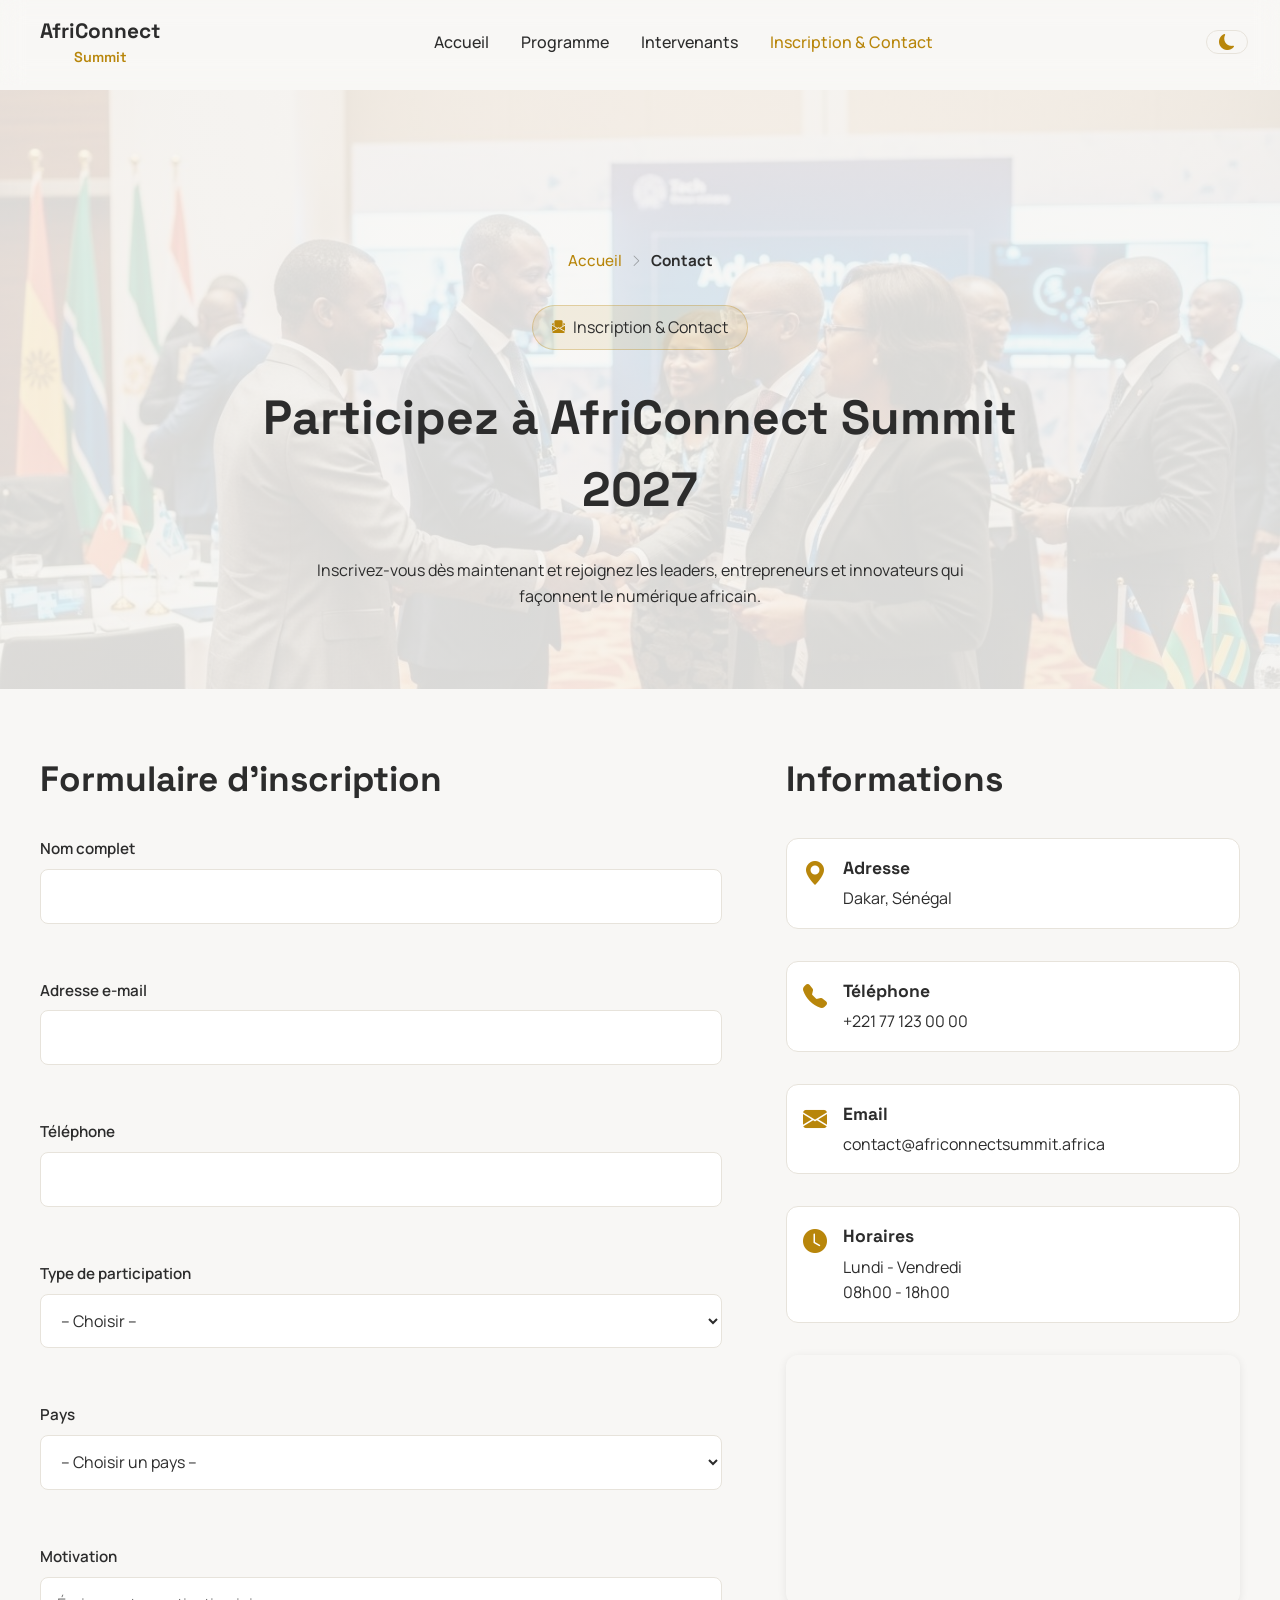
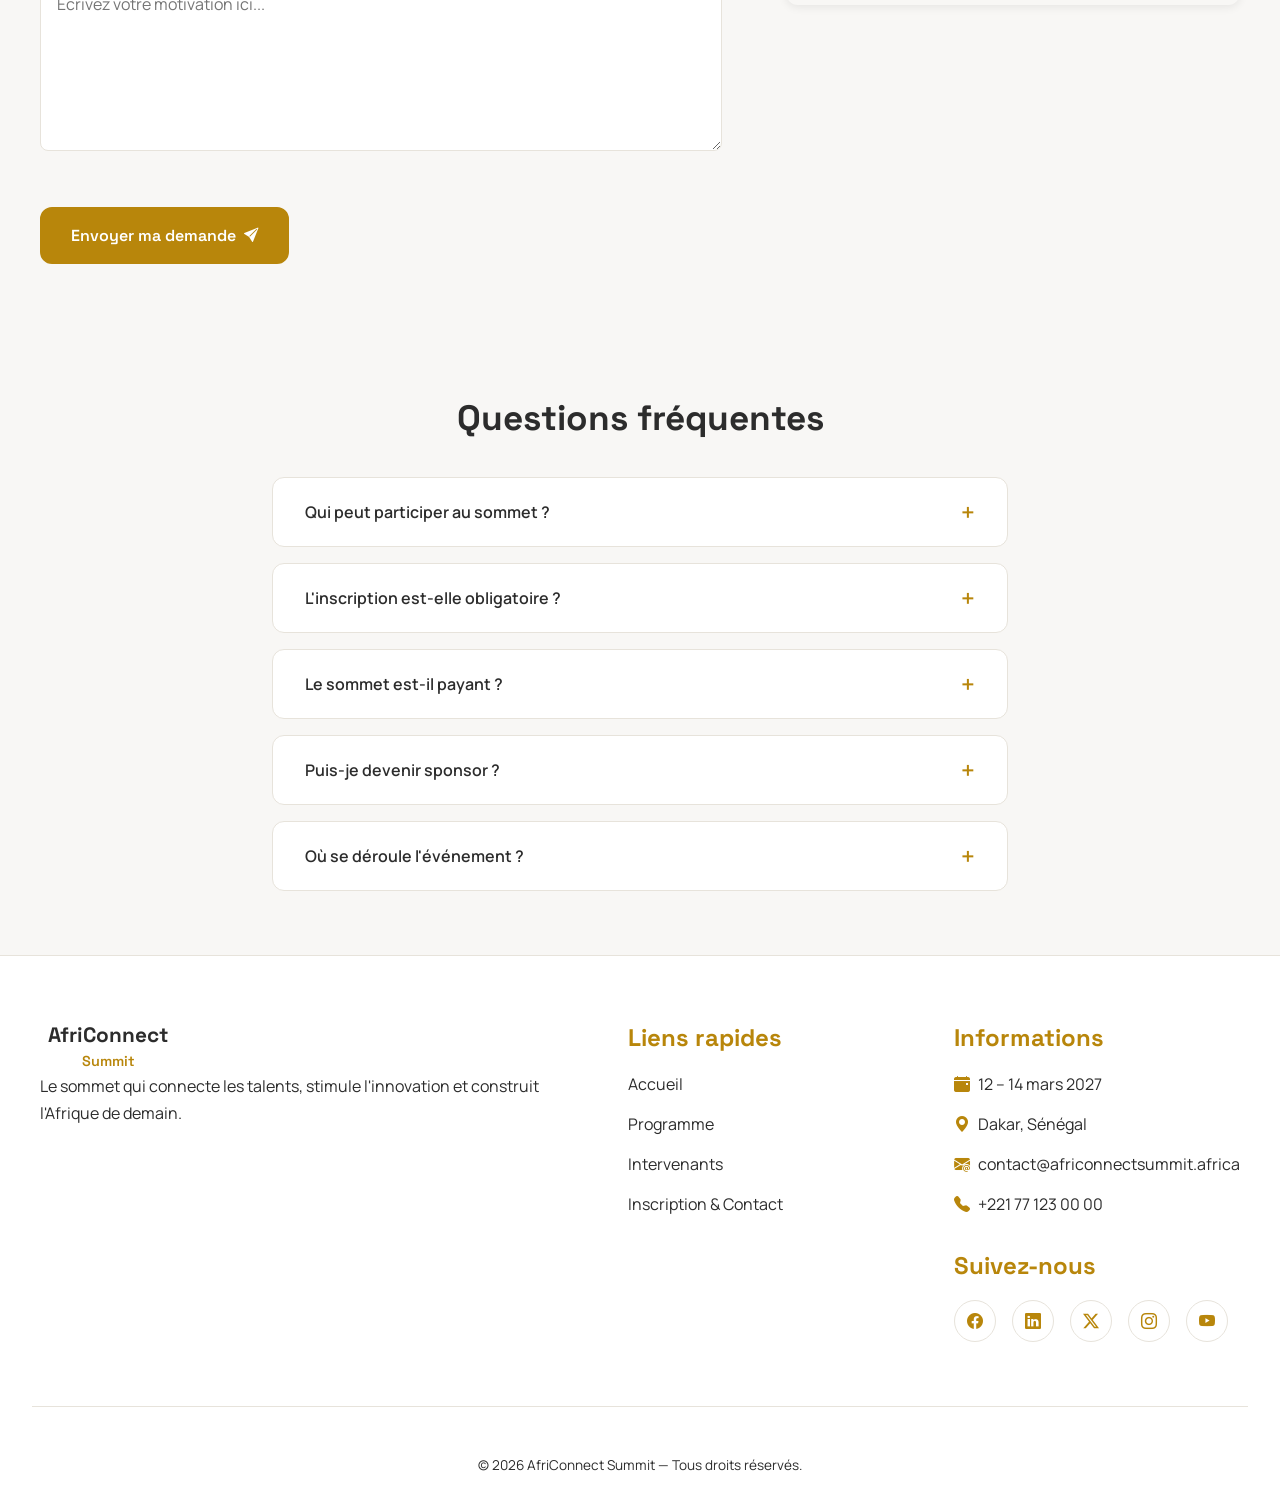
<file: contact.html>
<!DOCTYPE html>
<html lang="fr">

<head>
    <meta charset="UTF-8">
    <meta name="viewport" content="width=device-width, initial-scale=1.0">
    <link rel="preconnect" href="https://fonts.googleapis.com">
    <link rel="preconnect" href="https://fonts.gstatic.com" crossorigin>
    <link
        href="https://fonts.googleapis.com/css2?family=Manrope:wght@200..800&family=Space+Grotesk:wght@300..700&display=swap"
        rel="stylesheet">
    <link rel="stylesheet" href="https://cdn.jsdelivr.net/npm/bootstrap-icons@1.13.1/font/bootstrap-icons.min.css">
    <link rel="stylesheet" type="text/css" href="css/style.css">
    <title>AfriConnectSummit2026 | Contact</title>
</head>

<body>
    <header>
        <nav class="navbar">
            <a href="index.html" class="logo">
                <i class="bi bi-globe-europe-africa-fill" aria-hidden="true"></i>

                <div class="logo-text">
                    <span class="logo-title">AfriConnect</span>
                    <span class="logo-subtitle">Summit</span>
                </div>
            </a>
            <ul class="nav-links">
                <li><a href="index.html">Accueil</a></li>
                <li><a href="programme.html">Programme</a></li>
                <li><a href="intervenants.html">Intervenants</a></li>
                <li><a href="contact.html" aria-current="page">Inscription & Contact</a></li>
            </ul>
            <button class="theme-toggle" aria-label="Changer le theme">
                <i class="bi bi-moon-fill"></i>
            </button>
            <button class="menu-toggle" aria-label="Ouvrir le menu">
                <i class="bi bi-list"></i>
            </button>

        </nav>
    </header>
    <main>

        <!--  HERO INTERNE  -->

        <section class="page-hero contact-hero">

            <div class="hero-content">

                <nav class="filAriane" aria-label="Fil d'Ariane">

                    <a href="index.html">Accueil</a>

                    <span class="separator">
                        <i class="bi bi-chevron-right"></i>
                    </span>

                    <span aria-current="page">Contact</span>

                </nav>

                <span class="section-badge">
                    <i class="bi bi-envelope-paper-fill"></i>
                    Inscription & Contact
                </span>

                <h1>Participez à AfriConnect Summit 2027</h1>

                <p>
                    Inscrivez-vous dès maintenant et rejoignez les leaders,
                    entrepreneurs et innovateurs qui façonnent le numérique africain.
                </p>

            </div>

        </section>

        <!--  FORMULAIRE D'INSCRIPTION SECTION  -->

        <section class="contact-section">

            <div class="contact-container">

                <!-- ===== FORMULAIRE ===== -->

                <div class="contact-form">

                    <h2>Formulaire d'inscription</h2>

                    <form id="registrationForm" novalidate>

                        <div class="form-group">

                            <label for="nom">Nom complet</label>

                            <input type="text" id="nom" name="nom" required>

                            <small class="error-message" id="error-nom"></small>

                        </div>

                        <div class="form-group">

                            <label for="email">Adresse e-mail</label>

                            <input type="email" id="email" name="email" required>

                            <small class="error-message" id="error-email"></small>

                        </div>

                        <div class="form-group">

                            <label for="phone">Téléphone</label>

                            <input type="tel" id="phone" name="phone" required>

                            <small class="error-message" id="error-phone"></small>

                        </div>

                        <div class="form-group">

                            <label for="participation">
                                Type de participation
                            </label>

                            <select id="participation" name="participation" required>

                                <option value="">
                                    -- Choisir --
                                </option>

                                <option>Participant</option>
                                <option>Intervenant</option>
                                <option>Sponsor</option>
                                <option>Presse</option>

                            </select>

                            <small class="error-message" id="error-participation"></small>

                        </div>

                        <div class="form-group">

                            <label for="country">
                                Pays
                            </label>

                            <select id="country" name="country" required>

                                <option value="">-- Choisir un pays --</option>

                                <option>Sénégal</option>
                                <option>Mali</option>
                                <option>Guinée</option>
                                <option>Gambie</option>
                                <option>Burkina Faso</option>
                                <option>Côte d'Ivoire</option>
                                <option>Ghana</option>
                                <option>Togo</option>
                                <option>Bénin</option>
                                <option>Nigeria</option>
                                <option>Cameroun</option>
                                <option>Maroc</option>
                                <option>Tunisie</option>
                                <option>Égypte</option>
                                <option>Kenya</option>

                            </select>

                            <small class="error-message" id="error-country"></small>

                        </div>

                        <div class="form-group">

                            <label for="message">

                                Motivation

                            </label>

                            <textarea id="message" name="message" rows="6" required placeholder="Écrivez votre motivation ici..."></textarea>

                            <small class="error-message" id="error-message"></small>

                        </div>

                        <button type="submit" class="btn btn-primary">

                            Envoyer ma demande

                            <i class="bi bi-send-fill"></i>

                        </button>

                        <div class="success-message" id="successMessage">

                        </div>

                    </form>

                </div>

                <!--  INFORMATIONS  -->

                <div class="contact-info">

                    <h2>Informations</h2>

                    <div class="info-card">

                        <i class="bi bi-geo-alt-fill"></i>

                        <div>

                            <h3>Adresse</h3>

                            <p>Dakar, Sénégal</p>

                        </div>

                    </div>

                    <div class="info-card">

                        <i class="bi bi-telephone-fill"></i>

                        <div>

                            <h3>Téléphone</h3>

                            <p>+221 77 123 00 00</p>

                        </div>

                    </div>

                    <div class="info-card">

                        <i class="bi bi-envelope-fill"></i>

                        <div>

                            <h3>Email</h3>

                            <p>contact@africonnectsummit.africa</p>

                        </div>

                    </div>

                    <div class="info-card">

                        <i class="bi bi-clock-fill"></i>

                        <div>

                            <h3>Horaires</h3>

                            <p>Lundi - Vendredi<br>08h00 - 18h00</p>

                        </div>

                    </div>
                    <div class="map">
                        <iframe src="https://www.google.com/maps?q=Dakar,+Senegal&output=embed" loading="lazy"
                            allowfullscreen referrerpolicy="no-referrer-when-downgrade"
                            title="Localisation d'AfriConnect Summit à Dakar, Sénégal">
                        </iframe>
                    </div>
                </div>

            </div>

            </div>

        </section>


        <!-- FAQ SECTION -->

        <section class="faq">

            <h2>Questions fréquentes</h2>

            <div class="faq-container">

                <div class="faq-item">

                    <input type="checkbox" id="faq1">

                    <label for="faq1">

                        Qui peut participer au sommet ?

                    </label>

                    <div class="faq-content">

                        <p>
                            Toute personne intéressée par la technologie,
                            l'innovation ou l'entrepreneuriat.
                        </p>

                    </div>

                </div>

                <div class="faq-item">

                    <input type="checkbox" id="faq2">

                    <label for="faq2">

                        L'inscription est-elle obligatoire ?

                    </label>

                    <div class="faq-content">

                        <p>

                            Oui, une inscription est nécessaire afin
                            d'obtenir votre badge d'accès.

                        </p>

                    </div>

                </div>

                <div class="faq-item">

                    <input type="checkbox" id="faq3">

                    <label for="faq3">

                        Le sommet est-il payant ?

                    </label>

                    <div class="faq-content">

                        <p>

                            Certaines activités sont gratuites,
                            d'autres nécessitent un billet.

                        </p>

                    </div>

                </div>

                <div class="faq-item">

                    <input type="checkbox" id="faq4">

                    <label for="faq4">

                        Puis-je devenir sponsor ?

                    </label>

                    <div class="faq-content">

                        <p>

                            Oui, contactez notre équipe via ce formulaire.

                        </p>

                    </div>

                </div>

                <div class="faq-item">

                    <input type="checkbox" id="faq5">

                    <label for="faq5">

                        Où se déroule l'événement ?

                    </label>

                    <div class="faq-content">

                        <p>

                            Le sommet se tiendra à Dakar, au Sénégal.

                        </p>

                    </div>

                </div>

            </div>

        </section>



    </main>
    <!-- FOOTER SECTION -->
    <footer>

        <div class="footer-container">

            <div class="footer-column">
                <div class="logo">
                    <i class="bi bi-globe-europe-africa-fill" aria-hidden="true"></i>
                    <div class="logo-text">
                        <span class="logo-title">AfriConnect</span>
                        <span class="logo-subtitle">Summit</span>
                    </div>
                </div>
                <p>Le sommet qui connecte les talents, stimule l'innovation et construit l'Afrique de demain.</p>
            </div>

            <div class="footer-column">
                <h3>Liens rapides</h3>
                <ul>
                    <li><a href="index.html">Accueil</a></li>
                    <li><a href="programme.html">Programme</a></li>
                    <li><a href="intervenants.html">Intervenants</a></li>
                    <li><a href="contact.html">Inscription & Contact</a></li>
                </ul>
            </div>

            <div class="footer-column">
                <div class="infos">
                    <h3>Informations</h3>
                    <ul>
                        <li>
                            <i class="bi bi-calendar-event-fill"></i>
                            <time datetime="2027-03-12">12 – 14 mars 2027</time>
                        </li>
                        <li>
                            <i class="bi bi-geo-alt-fill"></i>
                            Dakar, Sénégal
                        </li>
                        <li>
                            <i class="bi bi-envelope-at-fill"></i>
                            contact@africonnectsummit.africa
                        </li>
                        <li>
                            <i class="bi bi-telephone-fill"></i>
                            +221 77 123 00 00
                        </li>
                    </ul>

                </div>
                <div class="following">
                    <h3>Suivez-nous</h3>
                    <div class="social-links">
                        <ul>
                            <li>
                                <a href="#" aria-label="Facebook">
                                    <i class="bi bi-facebook"></i>
                                </a>

                            </li>
                            <li>
                                <a href="#" aria-label="Linkedin">
                                    <i class="bi bi-linkedin"></i>
                                </a>

                            </li>
                            <li>
                                <a href="#" aria-label="X">
                                    <i class="bi bi-twitter-x"></i>
                                </a>

                            </li>
                            <li>
                                <a href="#" aria-label="Instagram">
                                    <i class="bi bi-instagram"></i>
                                </a>

                            </li>
                            <li>
                                <a href="#" aria-label="Youtube">
                                    <i class="bi bi-youtube"></i>
                                </a>

                            </li>
                        </ul>
                    </div>
                </div>

            </div>


        </div>

        <hr>
        <div class="footer-bottom">

            &copy; <span id="annee"></span> AfriConnect Summit — Tous droits réservés.

        </div>
        <button id="backToTop" aria-label="Retourner en haut de la page">
            <i class="bi bi-arrow-up"></i>
        </button>

    </footer>

    <script src="js/main.js"></script>
</body>

</html>
</file>
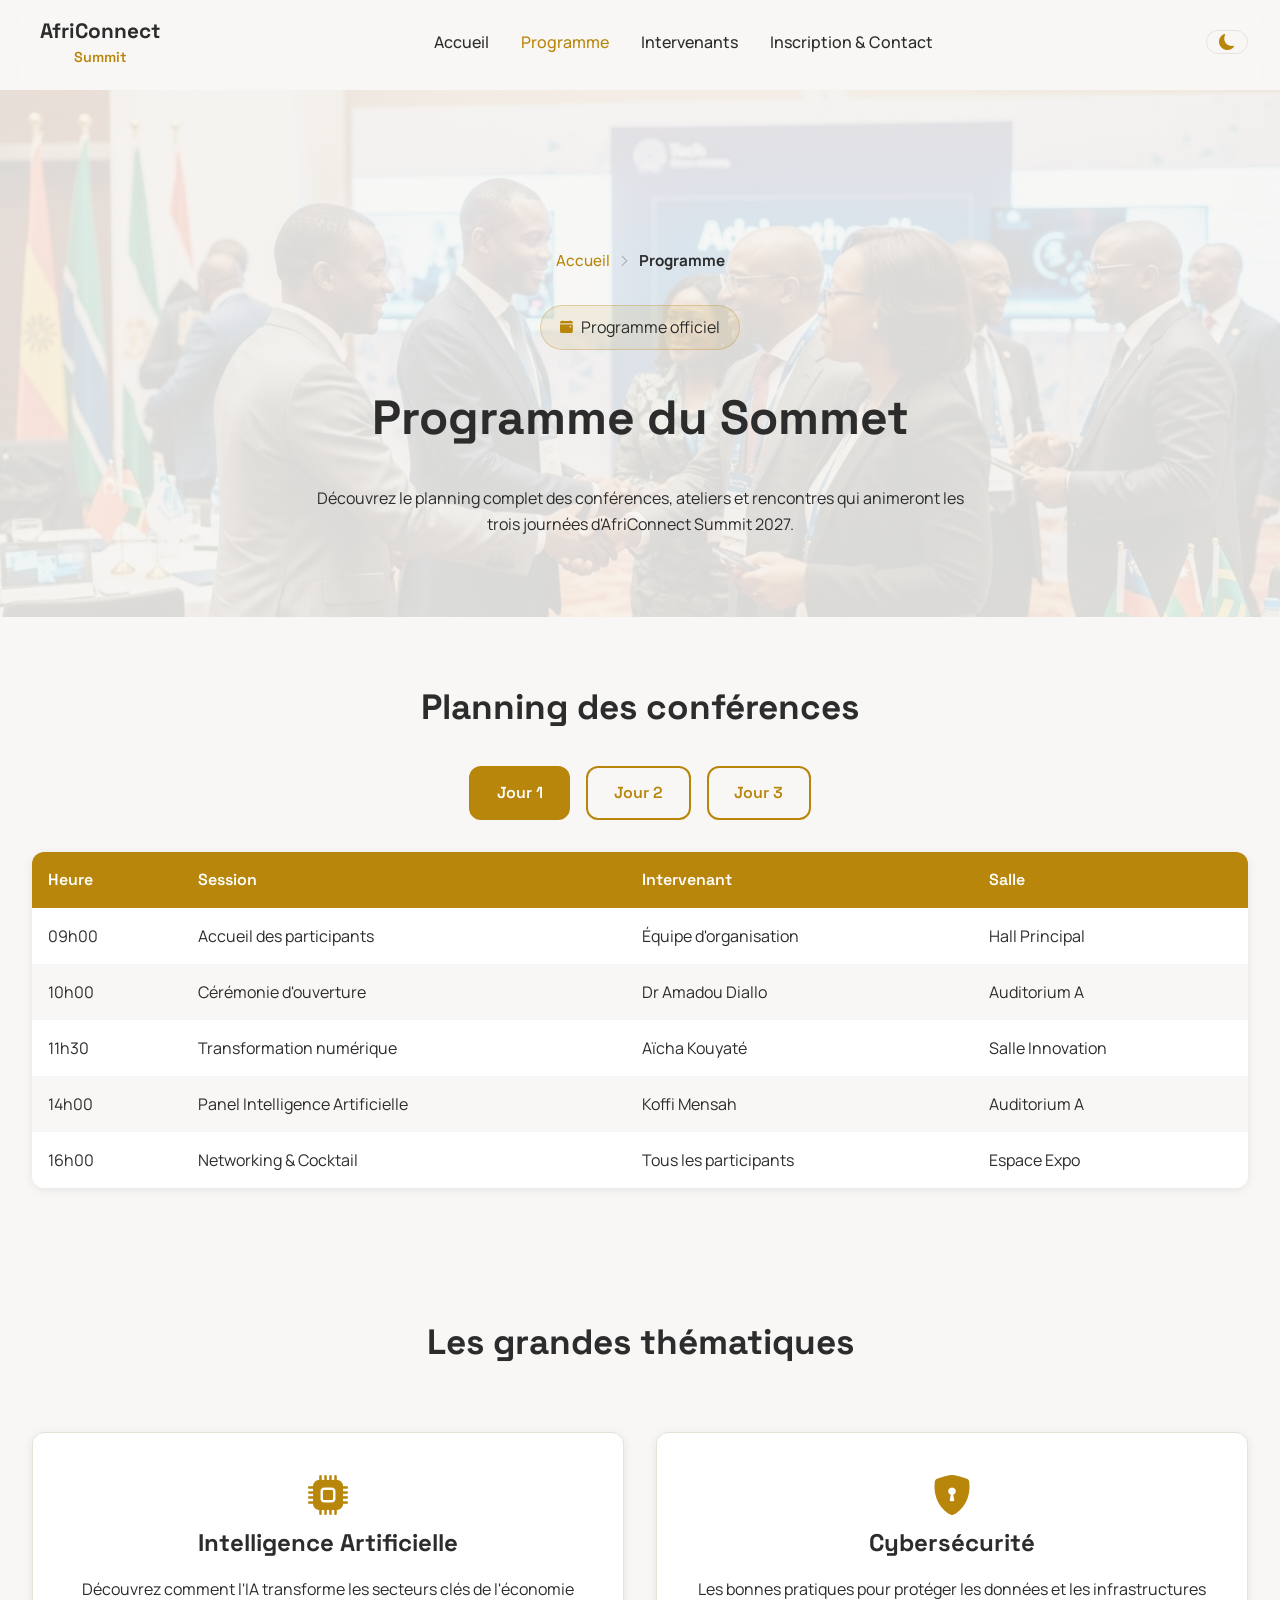
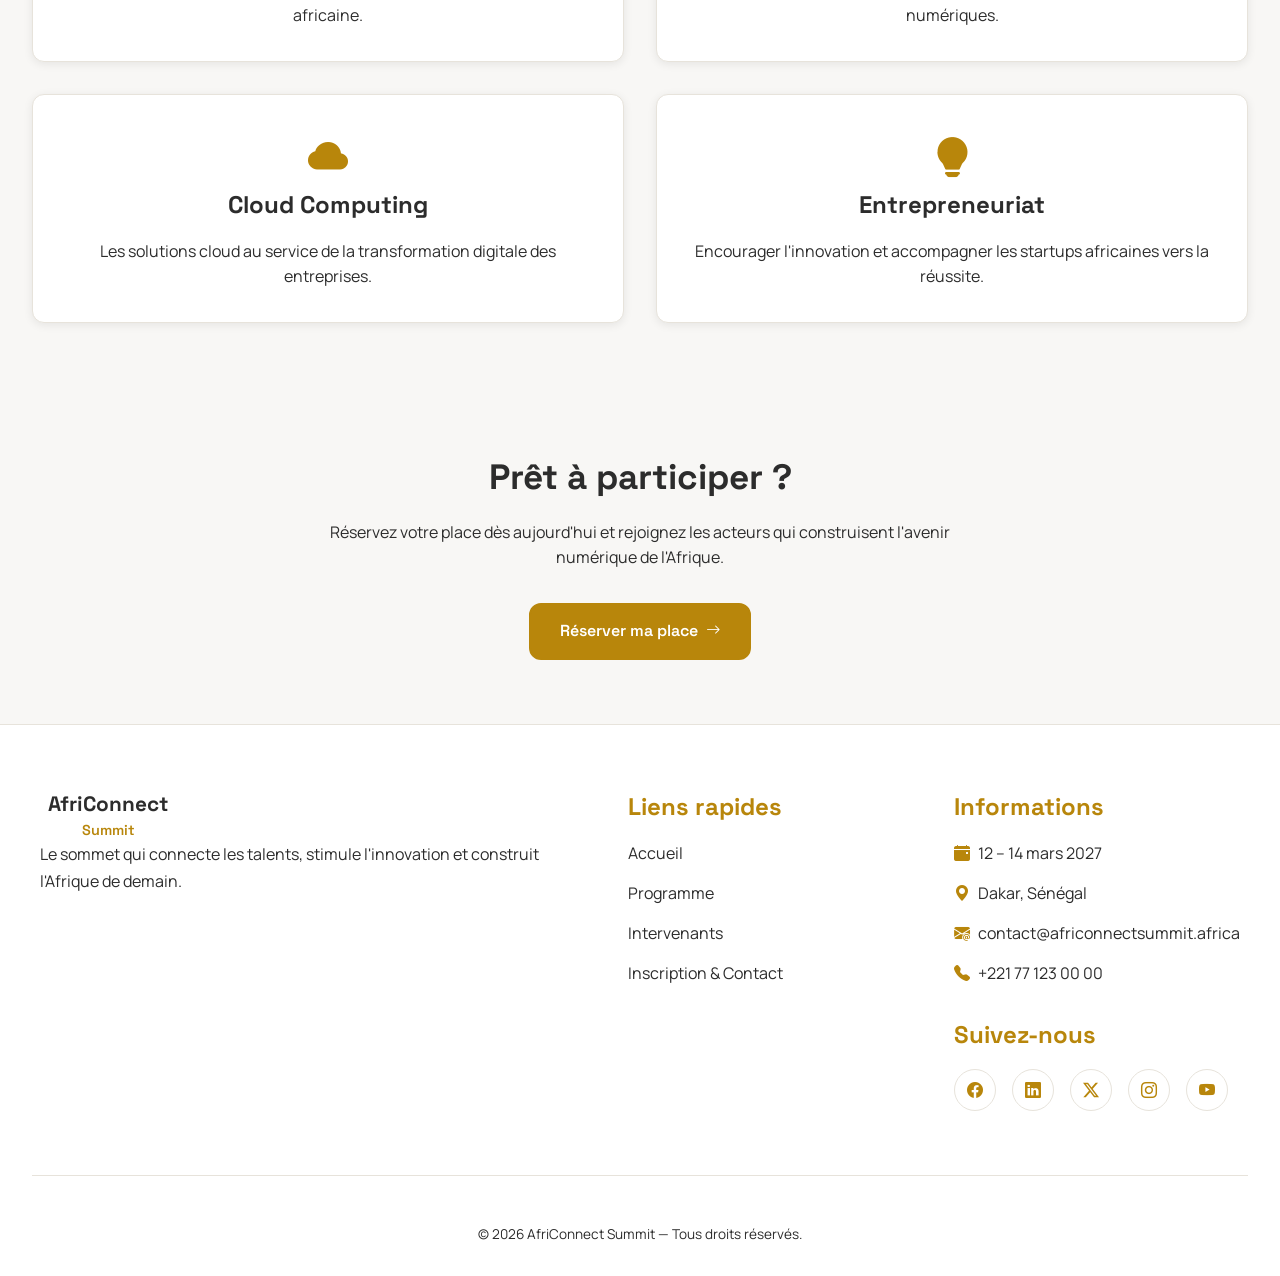
<file: programme.html>
<!DOCTYPE html>
<html lang="fr">

<head>
    <meta charset="UTF-8">
    <meta name="viewport" content="width=device-width, initial-scale=1.0">
    <link rel="preconnect" href="https://fonts.googleapis.com">
    <link rel="preconnect" href="https://fonts.gstatic.com" crossorigin>
    <link
        href="https://fonts.googleapis.com/css2?family=Manrope:wght@200..800&family=Space+Grotesk:wght@300..700&display=swap"
        rel="stylesheet">
    <link rel="stylesheet" href="https://cdn.jsdelivr.net/npm/bootstrap-icons@1.13.1/font/bootstrap-icons.min.css">
    <link rel="stylesheet" type="text/css" href="css/style.css">
    <title>AfriConnectSummit2026 | Programme</title>
</head>

<body>
    <header>
        <nav class="navbar">
            <a href="index.html" class="logo">
                <i class="bi bi-globe-europe-africa-fill " aria-hidden="true"></i>

                <div class="logo-text">
                    <span class="logo-title">AfriConnect</span>
                    <span class="logo-subtitle">Summit</span>
                </div>
            </a>
            <ul class="nav-links">
                <li><a href="index.html">Accueil</a></li>
                <li><a href="programme.html" aria-current="page">Programme</a></li>
                <li><a href="intervenants.html">Intervenants</a></li>
                <li><a href="contact.html">Inscription & Contact</a></li>
            </ul>
            <button class="theme-toggle" aria-label="Changer le theme">
                <i class="bi bi-moon-fill"></i>
            </button>
            <button class="menu-toggle" aria-label="Ouvrir le menu">
                <i class="bi bi-list"></i>
            </button>

        </nav>
    </header>
    <main>


        <!-- HERO INTERNE SECTION -->

        <section class="page-hero programme-hero">

            <div class="hero-content">

                <!-- Fil d'Ariane -->

                <nav class="filAriane" aria-label="Fil d'Ariane">
                    <a href="index.html">Accueil</a>

                    <span class="separator">
                        <i class="bi bi-chevron-right"></i>
                    </span>

                    <span aria-current="page">Programme</span>
                </nav>

                <span class="section-badge">
                    <i class="bi bi-calendar-event-fill"></i>
                    Programme officiel
                </span>

                <h1>Programme du Sommet</h1>

                <p>
                    Découvrez le planning complet des conférences, ateliers et
                    rencontres qui animeront les trois journées d'AfriConnect
                    Summit 2027.
                </p>

            </div>

        </section>

        <!--  PROGRAMME  -->

        <section class="programme">

            <h2>Planning des conférences</h2>

            <!-- Onglets -->

            <div class="programme-tabs">

                <button class="tab-button active" data-tab="jour1">
                    Jour 1
                </button>

                <button class="tab-button" data-tab="jour2">
                    Jour 2
                </button>

                <button class="tab-button" data-tab="jour3">
                    Jour 3
                </button>

            </div>

            <!--  JOUR 1  -->

            <div class="tab-content active" id="jour1">

                <table class="programme-table">

                    <thead>

                        <tr>
                            <th>Heure</th>
                            <th>Session</th>
                            <th>Intervenant</th>
                            <th>Salle</th>
                        </tr>

                    </thead>

                    <tbody>

                        <tr>
                            <td>09h00</td>
                            <td>Accueil des participants</td>
                            <td>Équipe d'organisation</td>
                            <td>Hall Principal</td>
                        </tr>

                        <tr>
                            <td>10h00</td>
                            <td>Cérémonie d'ouverture</td>
                            <td>Dr Amadou Diallo</td>
                            <td>Auditorium A</td>
                        </tr>

                        <tr>
                            <td>11h30</td>
                            <td>Transformation numérique</td>
                            <td>Aïcha Kouyaté</td>
                            <td>Salle Innovation</td>
                        </tr>

                        <tr>
                            <td>14h00</td>
                            <td>Panel Intelligence Artificielle</td>
                            <td>Koffi Mensah</td>
                            <td>Auditorium A</td>
                        </tr>

                        <tr>
                            <td>16h00</td>
                            <td>Networking & Cocktail</td>
                            <td>Tous les participants</td>
                            <td>Espace Expo</td>
                        </tr>

                    </tbody>

                </table>

            </div>

            <!--  JOUR 2  -->

            <div class="tab-content" id="jour2">

                <table class="programme-table">

                    <thead>

                        <tr>
                            <th>Heure</th>
                            <th>Session</th>
                            <th>Intervenant</th>
                            <th>Salle</th>
                        </tr>

                    </thead>

                    <tbody>

                        <tr>
                            <td>09h00</td>
                            <td>Cybersécurité</td>
                            <td>Nadia Eltayeb</td>
                            <td>Salle Sécurité</td>
                        </tr>

                        <tr>
                            <td>10h30</td>
                            <td>Cloud Computing</td>
                            <td>Microsoft</td>
                            <td>Auditorium B</td>
                        </tr>

                        <tr>
                            <td>13h00</td>
                            <td>Développement Web Moderne</td>
                            <td>Google Developers</td>
                            <td>Lab 01</td>
                        </tr>

                        <tr>
                            <td>15h00</td>
                            <td>UX/UI Design</td>
                            <td>Nadia Eltayeb</td>
                            <td>Design Room</td>
                        </tr>

                        <tr>
                            <td>16h30</td>
                            <td>Questions / Réponses</td>
                            <td>Experts invités</td>
                            <td>Auditorium B</td>
                        </tr>

                    </tbody>

                </table>

            </div>

            <!-- JOUR 3  -->

            <div class="tab-content" id="jour3">

                <table class="programme-table">

                    <thead>

                        <tr>
                            <th>Heure</th>
                            <th>Session</th>
                            <th>Intervenant</th>
                            <th>Salle</th>
                        </tr>

                    </thead>

                    <tbody>

                        <tr>
                            <td>09h30</td>
                            <td>Entrepreneuriat Technologique</td>
                            <td>Invité spécial</td>
                            <td>Auditorium A</td>
                        </tr>

                        <tr>
                            <td>11h00</td>
                            <td>Financement des Startups</td>
                            <td>Flutterwave</td>
                            <td>Salle Business</td>
                        </tr>

                        <tr>
                            <td>13h30</td>
                            <td>Innovation Made in Africa</td>
                            <td>Panel d'experts</td>
                            <td>Salle Innovation</td>
                        </tr>

                        <tr>
                            <td>15h00</td>
                            <td>Remise des distinctions</td>
                            <td>Comité d'organisation</td>
                            <td>Grande Salle</td>
                        </tr>

                        <tr>
                            <td>16h30</td>
                            <td>Cérémonie de clôture</td>
                            <td>Président du Sommet</td>
                            <td>Auditorium A</td>
                        </tr>

                    </tbody>

                </table>

            </div>

        </section>

        <!--  THÉMATIQUES  -->

        <section class="themes">

            <h2>Les grandes thématiques</h2>

            <div class="themes-grid">

                <div class="theme-card animate-on-scroll">
                    <i class="bi bi-cpu-fill"></i>

                    <h3>Intelligence Artificielle</h3>

                    <p>
                        Découvrez comment l'IA transforme les secteurs clés de
                        l'économie africaine.
                    </p>

                </div>

                <div class="theme-card animate-on-scroll">

                    <i class="bi bi-shield-lock-fill"></i>

                    <h3>Cybersécurité</h3>

                    <p>
                        Les bonnes pratiques pour protéger les données et les
                        infrastructures numériques.
                    </p>

                </div>

                <div class="theme-card animate-on-scroll">

                    <i class="bi bi-cloud-fill"></i>

                    <h3>Cloud Computing</h3>

                    <p>
                        Les solutions cloud au service de la transformation digitale
                        des entreprises.
                    </p>

                </div>

                <div class="theme-card animate-on-scroll">

                    <i class="bi bi-lightbulb-fill"></i>

                    <h3>Entrepreneuriat</h3>

                    <p>
                        Encourager l'innovation et accompagner les startups africaines
                        vers la réussite.
                    </p>

                </div>

            </div>

        </section>

        <!--  CTA  -->

        <section class="cta">

            <h2>Prêt à participer ?</h2>

            <p>
                Réservez votre place dès aujourd'hui et rejoignez les acteurs qui
                construisent l'avenir numérique de l'Afrique.
            </p>

            <a href="contact.html" class="btn btn-primary">
                Réserver ma place
                <i class="bi bi-arrow-right"></i>
            </a>

        </section>



    </main>
    <!-- FOOTER SECTION -->
    <footer>

        <div class="footer-container">

            <div class="footer-column">
                <div class="logo">
                    <i class="bi bi-globe-europe-africa-fill" aria-hidden="true"></i>
                    <div class="logo-text">
                        <span class="logo-title">AfriConnect</span>
                        <span class="logo-subtitle">Summit</span>
                    </div>
                </div>
                <p>Le sommet qui connecte les talents, stimule l'innovation et construit l'Afrique de demain.</p>
            </div>

            <div class="footer-column">
                <h3>Liens rapides</h3>
                <ul>
                    <li><a href="index.html">Accueil</a></li>
                    <li><a href="programme.html">Programme</a></li>
                    <li><a href="intervenants.html">Intervenants</a></li>
                    <li><a href="contact.html">Inscription & Contact</a></li>
                </ul>
            </div>

            <div class="footer-column">
                <div class="infos">
                    <h3>Informations</h3>
                    <ul>
                        <li>
                            <i class="bi bi-calendar-event-fill"></i>
                            <time datetime="2027-03-12">12 – 14 mars 2027</time>
                        </li>
                        <li>
                            <i class="bi bi-geo-alt-fill"></i>
                            Dakar, Sénégal
                        </li>
                        <li>
                            <i class="bi bi-envelope-at-fill"></i>
                            contact@africonnectsummit.africa
                        </li>
                        <li>
                            <i class="bi bi-telephone-fill"></i>
                            +221 77 123 00 00
                        </li>
                    </ul>

                </div>
                <div class="following">
                    <h3>Suivez-nous</h3>
                    <div class="social-links">
                        <ul>
                            <li>
                                <a href="#" aria-label="Facebook">
                                    <i class="bi bi-facebook"></i>
                                </a>

                            </li>
                            <li>
                                <a href="#" aria-label="Linkedin">
                                    <i class="bi bi-linkedin"></i>
                                </a>

                            </li>
                            <li>
                                <a href="#" aria-label="X">
                                    <i class="bi bi-twitter-x"></i>
                                </a>

                            </li>
                            <li>
                                <a href="#" aria-label="Instagram">
                                    <i class="bi bi-instagram"></i>
                                </a>

                            </li>
                            <li>
                                <a href="#" aria-label="Youtube">
                                    <i class="bi bi-youtube"></i>
                                </a>

                            </li>
                        </ul>
                    </div>
                </div>

            </div>


        </div>

        <hr>
        <div class="footer-bottom">

            &copy; <span id="annee"></span> AfriConnect Summit — Tous droits réservés.

        </div>
        <button id="backToTop" aria-label="Retourner en haut de la page">
            <i class="bi bi-arrow-up"></i>
        </button>

    </footer>
    <script src="js/main.js"></script>

</body>

</html>
</file>
<file: css/style.css>
:root {

    /*  COULEURS  */

    /* Mode clair  */

    --couleur-fond: #F8F7F5;
    --couleur-texte: #2C2C2C;

    --couleur-accent: #B8860B;
    --couleur-secondaire: #8B5E3C;

    --couleur-bordure: #E7E3DB;
    --couleur-carte: #FFFFFF;
    --fond-navbar: rgba(255, 255, 255, 0.8);

    /*  TYPOGRAPHIE  */

    --police-titres: "Space Grotesk", sans-serif;
    --police-texte: "Manrope", sans-serif;

    /*  ESPACEMENTS  */

    --espacement-petit: 0.5rem;
    --espacement-moyen: 1rem;
    --espacement-grand: 2rem;
    --espacement-tres-grand: 4rem;

    /* CONTENEUR  */

    --largeur-conteneur: 1200px;

    /*  ARRONDIS  */

    --rayon-petit: 8px;
    --rayon-bordure: 12px;
    --rayon-grand: 20px;

    /*  OMBRES  */

    --ombre-legere: 0 2px 10px rgba(0, 0, 0, 0.08);
    --ombre-moyenne: 0 8px 25px rgba(0, 0, 0, 0.12);

    /*  TRANSITION  */

    --transition: 0.3s ease;

}

/*  MODE SOMBRE  */

[data-theme="dark"] {

    --couleur-fond: #18181B;
    --couleur-texte: #F5F5F4;

    --couleur-bordure: #34343A;
    --couleur-carte: #242428;
    --fond-navbar: rgba(24, 24, 27, 0.8);

}

/* Reinitialisation */

*,
*::before,
*::after {
    margin: 0;
    padding: 0;
    box-sizing: border-box;
    /* pour que la largeur soit egale a la largeur de l'element */
}

html {
    scroll-behavior: smooth;
    /* pour scroller doucement et de maniere fluide */
}

body {
    min-height: 100vh;
}

img {
    display: block;
    max-width: 100%;
    height: auto;
}

ul {
    list-style: none;
}

a {
    text-decoration: none;
    color: inherit;
}

button,
input,
select,
textarea {
    font: inherit;
    /* meme police, meme taille que leur element parent */
    border: none;
    background: none;
}

table {
    border-collapse: collapse;
    width: 100%;
}

body {
    font-family: var(--police-texte);
    background-color: var(--couleur-fond);
    color: var(--couleur-texte);
    line-height: 1.5;
    transition: background-color var(--transition), color var(--transition);
}

/* TYPOGRAPHIE */

h1,
h2,
h3 {
    font-family: var(--police-titres);
    font-weight: 700;
}

h1 {
    font-size: 3rem;
}

h2 {
    font-size: 2.2rem;
}

h3 {
    font-size: 1.5rem;
}

p {
    font-size: 1rem;
    line-height: 1.6;
}

/* NAVBAR */

/* ==============================
   NAVBAR
============================== */
.navbar {
    position: fixed;
    top: 0;
    left: 0;
    width: 100%;
    display: flex;
    justify-content: space-between;
    align-items: center;
    padding: var(--espacement-moyen) var(--espacement-grand);
    backdrop-filter: blur(12px);
    z-index: 1000;

    background-color: transparent;
    box-shadow: none;
    overflow: visible;

    transition:
        background-color var(--transition),
        box-shadow var(--transition),
        padding var(--transition);
}

.navbar.scrolled {
    background-color: var(--fond-navbar);
    box-shadow: var(--ombre-moyenne);
    padding: 0.8rem var(--espacement-grand);
}

.logo {
    display: flex;
    align-items: center;
    gap: var(--espacement-petit);
}

.logo i {
    font-size: 2rem;
    color: var(--couleur-accent);
}

.logo-text {
    display: flex;
    flex-direction: column;
}

.logo-title {
    font-family: var(--police-titres);
    font-size: 1.3rem;
    font-weight: 700;
    color: var(--couleur-texte);
}

.logo-subtitle {
    font-family: var(--police-titres);
    font-size: 0.9rem;
    font-weight: 600;
    color: var(--couleur-accent);
    text-align: center;
}


.nav-links {
    display: flex;
    align-items: center;
    gap: var(--espacement-grand);
}

.nav-links a {
    color: var(--couleur-texte);
    font-weight: 500;
    transition: var(--transition);


}

.nav-links a[aria-current="page"] {
    color: var(--couleur-accent);
}

.nav-links a:hover {
    color: var(--couleur-accent);
}

.theme-toggle {
    width: 42px;
    height: 24px;
    border: 1px solid var(--couleur-bordure);
    border-radius: 999px;
    display: flex;
    align-items: center;
    justify-content: center;
    cursor: pointer;
    color: var(--couleur-accent);
    transition: var(--transition);
    background-color: var(--couleur-blanc);

}

.menu-toggle {
    width: 40px;
    height: 40px;
    display: none;
    align-items: center;
    justify-content: center;
    cursor: pointer;
    color: var(--couleur-texte);
    font-size: 2.5rem;
}

main {
    padding-top: 90px;
}

/* HERO */
.hero {
    min-height: calc(100vh - 90px);
    display: flex;
    flex-direction: column;
    justify-content: center;
    align-items: center;
    text-align: center;
    gap: var(--espacement-grand);
    padding: var(--espacement-tres-grand);
    position: relative;
    background-image:
        linear-gradient(rgba(248, 247, 245, .88), rgba(248, 247, 245, .88)),
        url("../images/accueil.jpg");
    /* image par défaut, sera écrasée ci-dessous */
    background-size: cover;
    background-position: center;
    background-repeat: no-repeat;

}


/* BADGE */

.section-badge {
    display: inline-flex;
    align-items: center;
    gap: var(--espacement-petit);

    padding: 0.6rem 1.2rem;

    background-color: rgba(184, 134, 11, 0.1);

    border: 1px solid rgba(184, 134, 11, 0.3);

    border-radius: 999px;
}

.section-badge i {
    color: var(--couleur-accent);
    font-size: 0.8rem;
}

.section-badge span {
    font-size: 0.75rem;
    font-weight: 700;

    letter-spacing: 0.08rem;

    text-transform: uppercase;

    color: var(--couleur-accent);
}

.hero h1 {
    max-width: 850px;
    font-size: 4rem;
    line-height: 1.2;
    margin-top: var(--espacement-moyen);
}

.hero p {
    max-width: 700px;
    font-size: 1.2rem;
    color: var(--couleur-texte);
}

.text-stylise {
    color: var(--couleur-accent);
}

/* BOUTONS CTA */
.btn {
    display: inline-flex;
    align-items: center;
    justify-content: center;
    gap: var(--espacement-petit);
    padding: 0.9rem 1.8rem;
    border-radius: var(--rayon-bordure);
    font-family: var(--police-titres);
    font-weight: 600;
    cursor: pointer;
    transition: var(--transition);
    font-size: 1rem;
}

.btn i {
    font-size: 0.9rem;
}

.btn:active {
    transform: scale(0.98);
}

.btn-primary {
    background-color: var(--couleur-accent);
    color: #FFFFFF;
    border: 2px solid var(--couleur-accent);
}

.btn-secondary {
    background-color: transparent;
    color: var(--couleur-accent);
    border: 2px solid var(--couleur-accent);
}

.btn-primary:hover {
    background-color: var(--couleur-secondaire);
    border-color: var(--couleur-secondaire);
    transform: translateY(-3px);
    box-shadow: var(--ombre-moyenne);
}

.btn-secondary:hover {
    background-color: var(--couleur-accent);
    color: #FFFFFF;
    transform: translateY(-3px);
    box-shadow: var(--ombre-moyenne);
}

.cta-buttons {
    display: flex;
    justify-content: center;
    align-items: center;
    gap: var(--espacement-moyen);
    flex-wrap: wrap;
}

/* COMPTE À REBOURS */

.countdown {
    display: flex;
    justify-content: center;
    align-items: center;
    gap: var(--espacement-moyen);
    flex-wrap: wrap;
    margin-top: var(--espacement-grand);
}

.countdown-item {
    min-width: 110px;
    padding: 1.2rem;

    display: flex;
    flex-direction: column;
    align-items: center;
    justify-content: center;

    background-color: var(--couleur-carte);
    border: 1px solid var(--couleur-bordure);
    border-radius: var(--rayon-bordure);

    box-shadow: var(--ombre-legere);
    transition: var(--transition);
}

.countdown-item:hover {
    transform: translateY(-4px);
    box-shadow: var(--ombre-moyenne);
}

.countdown-item span:first-child {
    font-family: var(--police-titres);
    font-size: 2.3rem;
    font-weight: 700;
    color: var(--couleur-texte);
}

.countdown-label {
    margin-top: 0.4rem;
    font-size: 0.75rem;
    font-weight: 600;
    text-transform: uppercase;
    letter-spacing: 0.08rem;
    color: var(--couleur-texte);
}

/* DATE & LIEU  */

.date-lieu {
    display: flex;
    justify-content: center;
    align-items: center;
    gap: var(--espacement-grand);

    margin-top: var(--espacement-grand);

    flex-wrap: wrap;
}

.date-lieu span {
    display: flex;
    align-items: center;
    gap: var(--espacement-petit);

    font-size: 1rem;
    font-weight: 500;

    color: var(--couleur-texte);
}

.date-lieu i {
    color: var(--couleur-accent);
    font-size: 1.1rem;
}

.date-lieu time {
    font-weight: 600;
}

.styletime {
    color: var(--couleur-accent);
}

/* SECTION STATISTIQUES */
.stats {
    padding: var(--espacement-tres-grand) var(--espacement-grand);
    text-align: center;
}

.stats h2 {
    margin-bottom: var(--espacement-tres-grand);
}

.stat-grid {
    display: grid;
    grid-template-columns: repeat(4, 1fr);
    gap: var(--espacement-grand);
}

.stat-card {
    background-color: var(--couleur-carte);
    border: 1px solid var(--couleur-bordure);
    border-radius: var(--rayon-bordure);
    padding: 1.5rem;
    display: flex;
    flex-direction: row;
    align-items: center;
    gap: var(--espacement-moyen);
    box-shadow: var(--ombre-legere);
    transition: var(--transition);
}

.stat-card:hover {
    transform: translateY(-5px);
    box-shadow: var(--ombre-moyenne);
}

.stat-card i {
    font-size: 2.2rem;
    color: var(--couleur-accent);
}

.stat-text {
    display: flex;
    flex-direction: column;
    align-items: flex-start;
}

#stat-participant,
#stat-intervenant,
#stat-jours,
#stat-pays {
    font-family: var(--police-titres);
    font-size: 2.5rem;
    font-weight: 700;
    color: var(--couleur-texte);
}

.plus-symbol {
    font-family: var(--police-titres);
    font-size: 2.5rem;
    font-weight: 700;
    color: var(--couleur-texte);
}

.card-label {
    font-size: 1rem;
    font-weight: 500;
    color: var(--couleur-texte-attenue);
}

/* POURQUOI PARTICIPER */
.why {
    padding: var(--espacement-tres-grand) var(--espacement-grand);
    text-align: center;
}

.why h2 {
    margin-bottom: var(--espacement-tres-grand);
}

.why-grid {
    display: flex;
    justify-content: center;
    gap: var(--espacement-grand);
    flex-wrap: wrap;
}

.why-item {
    flex: 1;
    min-width: 280px;
    display: flex;
    flex-direction: column;
    align-items: center;
    text-align: center;
    padding: 2rem;
    background-color: var(--couleur-carte);
    border: 1px solid var(--couleur-bordure);
    border-radius: var(--rayon-bordure);
    box-shadow: var(--ombre-legere);
    transition: var(--transition);
}

.why-item:hover {
    transform: translateY(-5px);
    box-shadow: var(--ombre-moyenne);
}

.why-item i {
    font-size: 2.5rem;
    color: var(--couleur-accent);
    margin-bottom: var(--espacement-moyen);
}

.why-item h3 {
    margin-bottom: var(--espacement-moyen);
}

.why-item p {
    color: var(--couleur-texte);
}

/* INTERVENANTS VEDETTES */
.speakers {
    padding: var(--espacement-tres-grand) var(--espacement-grand);
    text-align: center;
}

.speakers h2 {
    margin-bottom: var(--espacement-moyen);
}

.speakers>a {
    display: inline-block;
    margin-bottom: var(--espacement-tres-grand);
    color: var(--couleur-accent);
    font-weight: 600;
    transition: var(--transition);
}

.speakers>a:hover {
    color: var(--couleur-secondaire);
}

.speakers-grid {
    display: grid;
    grid-template-columns: repeat(4, 1fr);
    gap: var(--espacement-grand);
}

.speakers-card {
    background-color: var(--couleur-carte);
    border: 1px solid var(--couleur-bordure);
    border-radius: var(--rayon-bordure);
    overflow: hidden;
    box-shadow: var(--ombre-legere);
    transition: var(--transition);
}

.speakers-card:hover {
    transform: translateY(-5px);
    box-shadow: var(--ombre-moyenne);
}

.speakers-card img {
    width: 100%;
    height: 280px;
    object-fit: cover;
}

.speakers-card img.cadrage {
    object-position: top;
}

.speakers-card h3,
.speakers-card p {
    padding: 0 var(--espacement-moyen);
}

.speakers-card h3 {
    margin-top: var(--espacement-moyen);
}

.speakers-card p {
    margin: var(--espacement-petit) 0;
}

.country {
    display: inline-block;
    margin-bottom: var(--espacement-moyen);
    padding: 0 var(--espacement-moyen);
    color: var(--couleur-accent);
    font-weight: 600;
}

/* SPONSORS */
.sponsors {
    padding: var(--espacement-tres-grand) var(--espacement-grand);
    text-align: center;
}

.sponsors h2 {
    margin-bottom: var(--espacement-tres-grand);
}

.sponsors-container {
    display: flex;
    justify-content: center;
    align-items: stretch;
    gap: var(--espacement-grand);
    flex-wrap: wrap;
}

.sponsors-card {
    flex: 1;
    padding: 2rem;
    background-color: var(--couleur-carte);
    border: 1px solid var(--couleur-bordure);
    border-radius: var(--rayon-bordure);
    box-shadow: var(--ombre-legere);
}

.sponsor-or {
    flex: 1.6;
}

.sponsor-argent {
    flex: 1.2;
}

.sponsor-bronze {
    flex: 0, 9;
}

.sponsor-or h3 {
    font-size: 1.8rem;
    color: var(--couleur-accent);
}

.sponsor-argent h3 {
    font-size: 1.5rem;
    color: var(--couleur-texte);
}

.sponsor-bronze h3 {
    font-size: 1.2rem;
    color: var(--couleur-accent);
}

.sponsors-card h3 {
    margin-bottom: var(--espacement-grand);
}

.sponsor-list {
    display: flex;
    flex-direction: column;
    gap: var(--espacement-moyen);
}

.sponsor-item {
    padding: 0.8rem;
    background-color: var(--couleur-fond);
    border: 1px solid var(--couleur-bordure);
    border-radius: var(--rayon-petit);
    font-weight: 600;
    letter-spacing: 0.05rem;
    text-transform: uppercase;
    transition: var(--transition);
}

.sponsor-item:hover {
    background-color: var(--couleur-accent);
    color: #FFFFFF;
}

.sponsor-or .sponsor-item {
    padding: 1.1rem;
    font-size: 1.05rem;
}

.sponsor-argent .sponsor-item {
    padding: 0.8rem;
    font-size: 0.95rem;
}

.sponsor-bronze .sponsor-item {
    padding: 0.6rem;
    font-size: 0.85rem;
}

/* FOOTER */
footer {
    padding: var(--espacement-tres-grand) var(--espacement-grand) var(--espacement-grand);
    background-color: var(--couleur-carte);
    border-top: 1px solid var(--couleur-bordure);
}

.footer-container {
    max-width: var(--largeur-conteneur);
    margin: 0 auto;
    display: grid;
    grid-template-columns: 2fr 1fr 1fr;
    gap: var(--espacement-tres-grand);
}

.footer-column h3 {
    margin-bottom: var(--espacement-moyen);
    color: var(--couleur-accent);
}

.footer-column p {
    line-height: 1.7;
}

/* LIENS RAPIDES */
.footer-column ul {
    display: flex;
    flex-direction: column;
    gap: var(--espacement-moyen);
}

.footer-column a {
    transition: var(--transition);
}

.footer-column a:hover {
    color: var(--couleur-accent);
}

/* INFORMATIONS */
.infos ul {
    display: flex;
    flex-direction: column;
    gap: var(--espacement-moyen);
}

.infos li {
    display: flex;
    align-items: center;
    gap: var(--espacement-petit);
}

.infos i {
    color: var(--couleur-accent);
}

/* RESEAUX SOCIAUX */
.following {
    margin-top: var(--espacement-grand);
}

.social-links ul {
    display: flex;
    flex-direction: row;
    gap: var(--espacement-moyen);
}

.social-links a {
    width: 42px;
    height: 42px;
    display: flex;
    justify-content: center;
    align-items: center;
    border: 1px solid var(--couleur-bordure);
    border-radius: 50%;
    color: var(--couleur-accent);
    transition: var(--transition);
}

.social-links a:hover {
    background-color: var(--couleur-accent);
    color: #FFFFFF;
    transform: translateY(-3px);
}

footer hr {
    margin: var(--espacement-tres-grand) 0 var(--espacement-grand);
    border: none;
    border-top: 1px solid var(--couleur-bordure);
}

.footer-bottom {
    text-align: center;
    font-size: 0.85rem;
    padding-top: var(--espacement-moyen);
}

/* BOUTON RETOUR EN HAUT */
#backToTop {
    position: fixed;
    right: 2rem;
    bottom: 2rem;
    width: 50px;
    height: 50px;
    display: flex;
    justify-content: center;
    align-items: center;
    border-radius: 50%;
    background-color: var(--couleur-accent);
    color: #FFFFFF;
    box-shadow: var(--ombre-moyenne);
    cursor: pointer;
    transition: var(--transition);
    opacity: 0;
    visibility: hidden;
}

#backToTop.visible {
    opacity: 1;
    visibility: visible;
}

#backToTop:hover {
    background-color: var(--couleur-secondaire);
    transform: translateY(-4px);
}

/* PROGRAMME PAGE */

/* HERO INTERNE */
.page-hero {
    padding: 10rem var(--espacement-grand) 5rem;
    text-align: center;
    background-image:
        linear-gradient(rgba(248, 247, 245, .88),
            rgba(248, 247, 245, .88)),
        url("../images/header.jpg");

    background-size: cover;
    background-position: center;
    background-repeat: no-repeat;

}

.hero-content {
    max-width: 800px;
    margin: 0 auto;
}

.filAriane {
    display: flex;
    justify-content: center;
    align-items: center;
    gap: var(--espacement-petit);
    margin-bottom: var(--espacement-grand);
    font-size: 0.95rem;
}

.filAriane a {
    color: var(--couleur-accent);
    font-weight: 500;
    transition: var(--transition);
}

.filAriane a:hover {
    color: var(--couleur-secondaire);
}

.separator {
    color: var(--couleur-texte);
    opacity: 0.4;
    font-size: 0.8rem;
}

.filAriane span[aria-current="page"] {
    color: var(--couleur-texte);
    font-weight: 700;
}

.page-hero h1 {
    margin: var(--espacement-grand) 0;
}

.page-hero p {
    max-width: 650px;
    margin: 0 auto;
}

/* PROGRAMME */

.programme {
    padding: var(--espacement-tres-grand) var(--espacement-grand);
}

.programme h2 {
    text-align: center;
    margin-bottom: var(--espacement-grand);
}

/* Onglets */

.programme-tabs {
    display: flex;
    justify-content: center;
    gap: var(--espacement-moyen);
    flex-wrap: wrap;
    margin-bottom: var(--espacement-grand);
}

.tab-button {
    padding: 0.8rem 1.6rem;
    border: 2px solid var(--couleur-accent);
    border-radius: var(--rayon-bordure);
    background-color: transparent;
    color: var(--couleur-accent);
    font-family: var(--police-titres);
    font-weight: 600;
    cursor: pointer;
    transition: var(--transition);
}

.tab-button:hover {
    background-color: var(--couleur-secondaire);
    border-color: var(--couleur-secondaire);
    color: #FFFFFF;
}

.tab-button.active {
    background-color: var(--couleur-accent);
    color: #FFFFFF;
}

/* Contenu */

.tab-content {
    display: none;
}

.tab-content.active {
    display: block;
}
.tab-button.active{
    background-color: var(--couleur-accent);
    color: #FFFFFF;
}

/* Tableau */

.programme-table {
    width: 100%;
    border-collapse: collapse;
    background-color: var(--couleur-carte);
    border-radius: var(--rayon-bordure);
    overflow: hidden;
    box-shadow: var(--ombre-legere);
}

.programme-table thead {
    background-color: var(--couleur-accent);
    color: #FFFFFF;
}

.programme-table th,
.programme-table td {
    padding: 1rem;
    text-align: left;
}

.programme-table th {
    font-family: var(--police-titres);
    font-weight: 600;
}

.programme-table tbody tr:nth-child(even) {
    background-color: var(--couleur-fond);
}

.programme-table tbody tr:hover {
    background-color: rgba(184, 134, 11, 0.12);
    transition: var(--transition);
}

/* THÉMATIQUES */

.themes {
    padding: var(--espacement-tres-grand) var(--espacement-grand);
    text-align: center;
}

.themes h2 {
    margin-bottom: var(--espacement-tres-grand);
}

.themes-grid {
    display: grid;
    grid-template-columns: repeat(2, 1fr);
    gap: var(--espacement-grand);
}

.theme-card {
    padding: 2rem;
    background-color: var(--couleur-carte);
    border: 1px solid var(--couleur-bordure);
    border-radius: var(--rayon-bordure);
    box-shadow: var(--ombre-legere);
    transition: var(--transition);
}

.theme-card:hover {
    transform: translateY(-5px);
    box-shadow: var(--ombre-moyenne);
}

.theme-card i {
    font-size: 2.5rem;
    color: var(--couleur-accent);
    margin-bottom: var(--espacement-moyen);
}

.theme-card h3 {
    margin-bottom: var(--espacement-moyen);
}

/* CTA */

.cta {
    padding: var(--espacement-tres-grand) var(--espacement-grand);
    text-align: center;
}

.cta h2 {
    margin-bottom: var(--espacement-moyen);
}

.cta p {
    max-width: 650px;
    margin: 0 auto var(--espacement-grand);
}

/* INTERVENANTS-SECTION */
.speakers-filter {
    padding: var(--espacement-grand) var(--espacement-grand) 0;
    text-align: center;
}

.filter-buttons {
    display: flex;
    justify-content: center;
    gap: var(--espacement-moyen);
    flex-wrap: wrap;
    margin-top: var(--espacement-grand);
}

.filter-btn {
    padding: 0.7rem 1.5rem;
    border: 1px solid var(--couleur-bordure);
    border-radius: 999px;
    background-color: var(--couleur-carte);
    color: var(--couleur-texte);
    font-family: var(--police-titres);
    font-weight: 600;
    cursor: pointer;
    transition: var(--transition);
}

.filter-btn:hover {
    border-color: var(--couleur-accent);
    color: var(--couleur-accent);
}

.filter-btn.active {
    background-color: var(--couleur-accent);
    color: #FFFFFF;
    border-color: var(--couleur-accent);
}

/* Contact-SECTION */
/* FORMULAIRE DE CONTACT */
.contact-section {
    padding: var(--espacement-tres-grand) var(--espacement-grand);
}

.contact-container {
    display: flex;
    gap: var(--espacement-tres-grand);
    max-width: var(--largeur-conteneur);
    margin: 0 auto;
    align-items: flex-start;
}

.contact-form {
    flex: 1.5;
}

.contact-info {
    flex: 1;
}

.contact-form h2,
.contact-info h2 {
    margin-bottom: var(--espacement-grand);
}

.form-group {
    margin-bottom: var(--espacement-grand);
    display: flex;
    flex-direction: column;
    gap: var(--espacement-petit);
}

.form-group label {
    font-weight: 600;
    font-size: 0.95rem;
}

.form-group input,
.form-group select,
.form-group textarea {
    padding: 0.9rem 1rem;
    border: 1px solid var(--couleur-bordure);
    border-radius: var(--rayon-petit);
    background-color: var(--couleur-carte);
    color: var(--couleur-texte);
    font-family: var(--police-texte);
    transition: var(--transition);
}

.form-group input:focus,
.form-group select:focus,
.form-group textarea:focus {
    border-color: var(--couleur-accent);
    outline: 2px solid rgba(184, 134, 11, 0.2);
}

.form-group textarea {
    resize: vertical;
}

.error-message {
    font-size: 0.85rem;
    color: #D14343;
    min-height: 1rem;
}

/* États de validation (le JS ajoutera ces classes) */
.form-group input.valid,
.form-group select.valid,
.form-group textarea.valid {
    border-color: #2E7D32;
}

.form-group input.invalid,
.form-group select.invalid,
.form-group textarea.invalid {
    border-color: #D14343;
}

/* Bloc info à droite */
.info-card {
    display: flex;
    align-items: flex-start;
    gap: var(--espacement-moyen);
    margin-bottom: var(--espacement-grand);
    padding: var(--espacement-moyen);
    background-color: var(--couleur-carte);
    border: 1px solid var(--couleur-bordure);
    border-radius: var(--rayon-bordure);
}

.info-card i {
    font-size: 1.5rem;
    color: var(--couleur-accent);
}

.info-card h3 {
    font-size: 1.1rem;
    margin-bottom: 0.3rem;
}

.success-message {
    display: none;
    margin-top: var(--espacement-moyen);
    padding: var(--espacement-moyen);
    background-color: rgba(46, 125, 50, 0.1);
    border: 1px solid #2E7D32;
    border-radius: var(--rayon-bordure);
    color: #2E7D32;
    font-weight: 600;
}

.success-message.show {
    display: block;
}

/*  CARTE GOOGLE MAPS */
.map {
    margin-top: var(--espacement-grand);
}

.map iframe {
    width: 100%;
    height: 250px;
    border: none;
    border-radius: var(--rayon-bordure);
    box-shadow: var(--ombre-legere);
}

/* FAQ */


.faq {
    padding: var(--espacement-tres-grand) var(--espacement-grand);
    max-width: 800px;
    margin: 0 auto;
    text-align: center;
}

.faq h2 {
    margin-bottom: var(--espacement-grand);
}

.faq-container {
    text-align: left;
    display: flex;
    flex-direction: column;
    gap: var(--espacement-moyen);
}

.faq-item {
    background-color: var(--couleur-carte);
    border: 1px solid var(--couleur-bordure);
    border-radius: var(--rayon-bordure);
    padding: 0 var(--espacement-grand);
    transition: var(--transition);
}

.faq-item:hover {
    border-color: var(--couleur-accent);
}

.faq-item input[type="checkbox"] {
    display: none;
}

.faq-item label {
    display: flex;
    justify-content: space-between;
    align-items: center;
    padding: var(--espacement-moyen) 0;
    cursor: pointer;
    font-weight: 600;
    color: var(--couleur-texte);
}

.faq-item label::after {
    content: "+";
    font-size: 1.5rem;
    color: var(--couleur-accent);
    transition: var(--transition);
}

.faq-item input[type="checkbox"]:checked+label::after {
    transform: rotate(45deg);
}

.faq-content {
    max-height: 0;
    overflow: hidden;
    transition: max-height 0.3s ease;
}

.faq-item input[type="checkbox"]:checked~.faq-content {
    max-height: 300px;
}

.faq-content p {
    padding-bottom: var(--espacement-moyen);
    color: var(--couleur-texte);
}

.animate-on-scroll {
    opacity: 0;
    transform: translateY(30px);
    transition: opacity 0.6s ease, transform 0.6s ease;
}

.animate-on-scroll.visible {
    opacity: 1;
    transform: translateY(0);
}

/* RESPONSIVE (les media query) */
/* ==================================================
   RESPONSIVE TABLETTE & SMARTPHONE (768px)
================================================== */
@media (max-width:768px){

    /* ==============================
       NAVBAR
    ============================== */
    .navbar{
        padding:var(--espacement-moyen);
    }

    .nav-links{
        display:none;
        position:absolute;
        top:100%;
        left:0;

        width:100%;

        flex-direction:column;
        align-items:center;
        gap:var(--espacement-moyen);

        padding:var(--espacement-grand);

        background-color:var(--fond-navbar);
        backdrop-filter:blur(12px);

        box-shadow:var(--ombre-moyenne);
    }

    .nav-links.active{
        display:flex;
    }

    .nav-links li{
        width:100%;
        text-align:center;
    }

    .nav-links a{
        display:block;
        padding:1rem;
    }

    .menu-toggle{
        display:flex;
    }

    /* ==============================
       HERO ACCUEIL
    ============================== */
    .hero{
        padding:8rem 2rem 4rem;
    }

    h1{
        font-size:2.5rem;
    }

    h2{
        font-size:2rem;
    }

    .hero-content{
        max-width:100%;
    }

    .cta-buttons{
        justify-content:center;
        flex-wrap:wrap;
    }

    /* ==============================
       HERO PAGES INTERNES
    ============================== */
    .page-hero{
        padding:8rem 2rem 4rem;
    }

    /* ==============================
       COUNTDOWN
    ============================== */
    .countdown{
        flex-wrap:wrap;
        justify-content:center;
    }

    /* ==============================
       STATS
    ============================== */
    .stat-grid{
        grid-template-columns:repeat(2,1fr);
    }

    /* ==============================
       POURQUOI PARTICIPER
    ============================== */
    .why-grid{
        flex-direction:column;
    }

    /* ==============================
       INTERVENANTS ACCUEIL
    ============================== */
    .speakers-grid{
        grid-template-columns:repeat(2,1fr);
    }

    /* ==============================
       SPONSORS
    ============================== */
    .sponsors-container{
        flex-direction:column;
    }

    /* ==============================
       PROGRAMME
    ============================== */
    .programme-tabs{
        flex-wrap:wrap;
        justify-content:center;
    }

    .programme-table{
        font-size:.95rem;
        overflow-x:auto;
    }

    /* ==============================
       THÉMATIQUES
    ============================== */
    .themes-grid{
        grid-template-columns:repeat(2,1fr);
    }

    /* ==============================
       PAGE INTERVENANTS
    ============================== */
    .intervenants-grid{
        grid-template-columns:repeat(2,1fr);
    }

    /* ==============================
       CONTACT
    ============================== */
    .contact-container{
        flex-direction:column;
    }

    /* ==============================
       FOOTER
    ============================== */
    .footer-container{
        grid-template-columns:1fr;
        text-align:center;
    }

    .social-links ul{
        justify-content:center;
    }

    /* ==============================
       BACK TO TOP
    ============================== */
    #backToTop{
        right:1rem;
        bottom:1rem;
    }

}
/* SMARTPHONE (375) */
/* ==================================================
   RESPONSIVE SMARTPHONE (375px)
================================================== */
@media (max-width:375px){

    h1{
        font-size:2rem;
    }

    h2{
        font-size:1.7rem;
    }

    p{
        font-size:.95rem;
    }

    .hero,
    .page-hero{
        padding:7rem 1rem 3rem;
    }

    .cta-buttons{
        flex-direction:column;
    }

    .btn{
        width:100%;
    }

    .countdown-item{
        min-width:90px;
    }

    .date-lieu{
        flex-direction:column;
        gap:.8rem;
    }

    .stat-grid,
    .speakers-grid,
    .themes-grid,
    .intervenants-grid{
        grid-template-columns:1fr;
    }

    .programme-tabs{
        flex-direction:column;
    }

    .programme-table{
        font-size:.85rem;
    }

}

/* DARK MODE */
[data-theme="dark"] .hero {
    background-image:
        linear-gradient(rgba(24, 24, 27, .88),
            rgba(24, 24, 27, .88)),
        url("../images/accueil.jpg");
}

[data-theme="dark"] .page-hero {
    background-image:
        linear-gradient(rgba(24, 24, 27, .80),
            rgba(24, 24, 27, .80)),
        url("../images/header.jpg");
}
</file>
